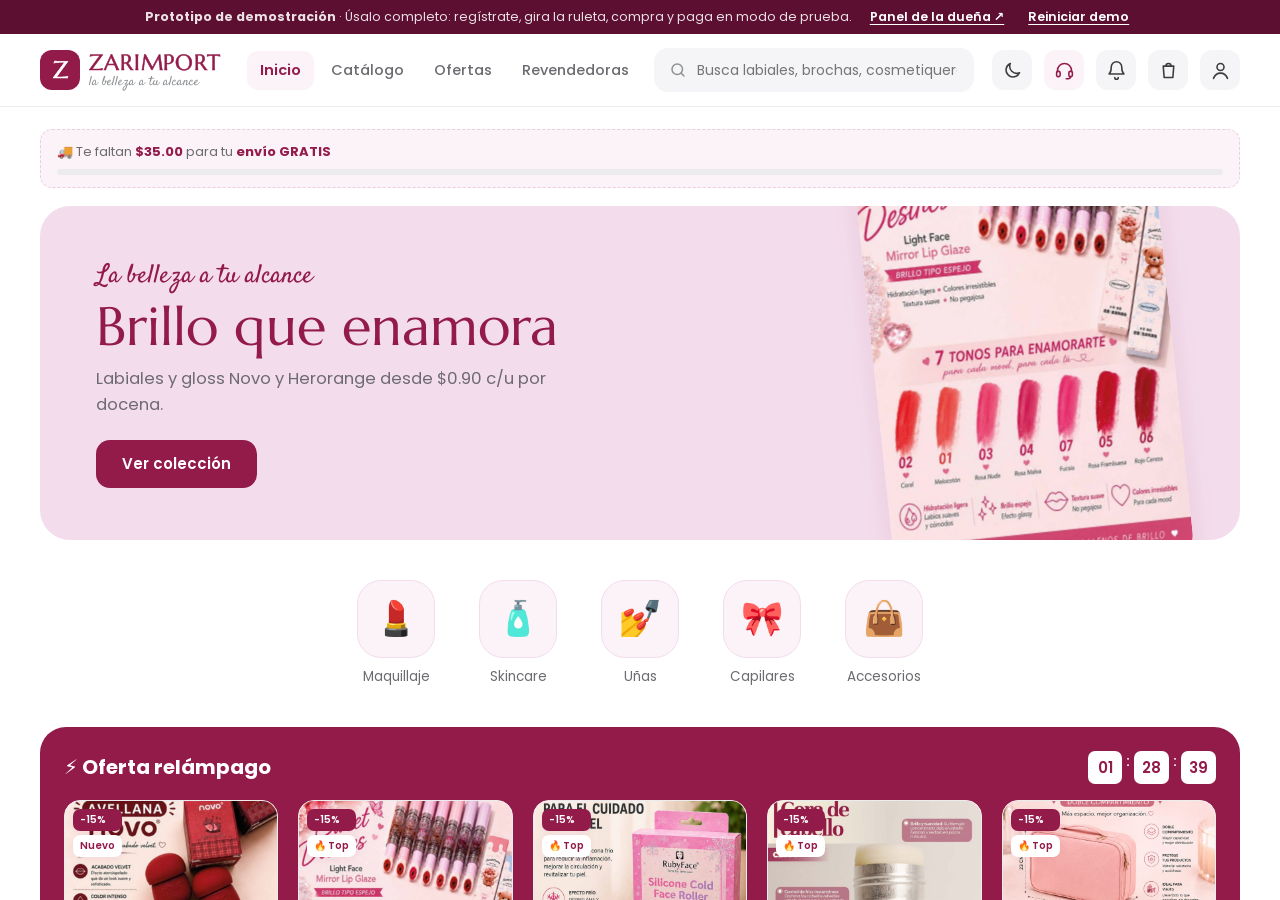
<file: index.html>
<!doctype html>
<html lang="es">
<head>
<meta charset="utf-8">
<meta name="viewport" content="width=device-width,initial-scale=1,viewport-fit=cover">
<meta name="theme-color" content="#931B4A">
<title>Zarimport · La belleza a tu alcance</title>
<script src="js/theme.js"></script>
<link rel="manifest" href="manifest.webmanifest">
<link rel="icon" href="assets/brand/icon.svg" type="image/svg+xml">
<link rel="preconnect" href="https://fonts.googleapis.com">
<link href="https://fonts.googleapis.com/css2?family=Marcellus&family=Poppins:wght@400;500;600;700&family=Satisfy&display=swap" rel="stylesheet">
<link rel="stylesheet" href="css/app.css">
</head>
<body>
<div class="stage">
  <aside class="demo-bar">
    <span><b>Prototipo de demostración</b> · Úsalo completo: regístrate, gira la ruleta, compra y paga en modo de prueba.</span>
    <a href="admin.html" target="_blank">Panel de la dueña ↗</a>
    <button onclick="Store.reset();location.hash='';location.reload()">Reiniciar demo</button>
  </aside>

  <div class="phone" id="phone">
    <header class="topbar" id="topbar">
      <div class="topbar-in">
        <a class="brand" href="#/">
          <span class="mark">Z</span>
          <span class="name">ZARIMPORT<small>la belleza a tu alcance</small></span>
        </a>
        <nav class="desk-nav" aria-label="Principal">
          <a href="#/" data-tab="home">Inicio</a>
          <a href="#/categorias" data-tab="cats">Catálogo</a>
          <a href="#/ofertas" data-tab="deals">Ofertas</a>
          <a href="#/revendedoras">Revendedoras</a>
        </nav>
        <form class="search desk-search" role="search" onsubmit="location.hash='#/buscar/'+encodeURIComponent(this.q.value);return false">
          <svg viewBox="0 0 24 24" fill="none" stroke="currentColor" stroke-width="2" stroke-linecap="round"><circle cx="11" cy="11" r="7"/><path d="m20 20-3.5-3.5"/></svg>
          <input name="q" placeholder="Busca labiales, brochas, cosmetiqueras…" autocomplete="off" aria-label="Buscar productos">
        </form>
        <button class="icon-btn theme-btn" type="button" data-theme-toggle aria-label="Modo oscuro" title="Cambiar entre modo claro y oscuro">
          <svg class="moon" viewBox="0 0 24 24" fill="none" stroke="currentColor" stroke-width="1.8" stroke-linecap="round" stroke-linejoin="round"><path d="M20 14.5A8 8 0 0 1 9.5 4a8 8 0 1 0 10.5 10.5z"/></svg>
          <svg class="sun" viewBox="0 0 24 24" fill="none" stroke="currentColor" stroke-width="1.8" stroke-linecap="round"><circle cx="12" cy="12" r="4"/><path d="M12 2.5v2M12 19.5v2M2.5 12h2M19.5 12h2M5.3 5.3l1.4 1.4M17.3 17.3l1.4 1.4M5.3 18.7l1.4-1.4M17.3 6.7l1.4-1.4"/></svg>
        </button>
        <a class="icon-btn zari-btn" href="#/ayuda" aria-label="Ayuda con Zari" title="Ayuda con Zari">
          <svg viewBox="0 0 24 24" fill="none" stroke="currentColor" stroke-width="1.8" stroke-linecap="round" stroke-linejoin="round"><path d="M4 13v-1a8 8 0 0 1 16 0v1"/><rect x="3" y="13" width="4" height="6" rx="1.5"/><rect x="17" y="13" width="4" height="6" rx="1.5"/><path d="M19 19c0 1.5-2 2.5-5 2.5"/></svg>
        </a>
        <a class="icon-btn" href="#/notificaciones" aria-label="Notificaciones" title="Notificaciones">
          <svg viewBox="0 0 24 24" fill="none" stroke="currentColor" stroke-width="1.8" stroke-linecap="round"><path d="M6 8a6 6 0 1 1 12 0c0 7 3 8 3 8H3s3-1 3-8"/><path d="M10 20a2 2 0 0 0 4 0"/></svg>
          <span class="badge" id="b-notif"></span>
        </a>
        <a class="icon-btn desk-only" href="#/carrito" data-tab="cart" aria-label="Carrito" title="Carrito">
          <svg viewBox="0 0 24 24" fill="none" stroke="currentColor" stroke-width="1.8" stroke-linecap="round" stroke-linejoin="round"><path d="M6 7h12l-1 13H7z"/><path d="M9 7a3 3 0 0 1 6 0"/></svg>
          <span class="badge b-cart"></span>
        </a>
        <a class="icon-btn desk-only" href="#/perfil" data-tab="me" aria-label="Mi cuenta" title="Mi cuenta">
          <svg viewBox="0 0 24 24" fill="none" stroke="currentColor" stroke-width="1.8" stroke-linecap="round"><circle cx="12" cy="8" r="4"/><path d="M4 21c1.5-4 4.5-6 8-6s6.5 2 8 6"/></svg>
        </a>
      </div>
    </header>

    <main class="view" id="view"></main>

    <nav class="tabbar" id="tabbar">
      <a href="#/" data-tab="home"><svg viewBox="0 0 24 24" fill="none" stroke="currentColor" stroke-width="1.8" stroke-linejoin="round"><path d="M3 10.5 12 3l9 7.5V20a1 1 0 0 1-1 1h-5v-6h-6v6H4a1 1 0 0 1-1-1z"/></svg>Inicio</a>
      <a href="#/categorias" data-tab="cats"><svg viewBox="0 0 24 24" fill="none" stroke="currentColor" stroke-width="1.8"><rect x="3" y="3" width="7.5" height="7.5" rx="2"/><rect x="13.5" y="3" width="7.5" height="7.5" rx="2"/><rect x="3" y="13.5" width="7.5" height="7.5" rx="2"/><rect x="13.5" y="13.5" width="7.5" height="7.5" rx="2"/></svg>Catálogo</a>
      <a href="#/ofertas" data-tab="deals"><svg viewBox="0 0 24 24" fill="none" stroke="currentColor" stroke-width="1.8" stroke-linejoin="round"><path d="M13 2 4 14h7l-1 8 9-12h-7z"/></svg>Ofertas</a>
      <a href="#/carrito" data-tab="cart"><svg viewBox="0 0 24 24" fill="none" stroke="currentColor" stroke-width="1.8" stroke-linecap="round" stroke-linejoin="round"><path d="M6 7h12l-1 13H7z"/><path d="M9 7a3 3 0 0 1 6 0"/></svg>Carrito<span class="badge b-cart" id="b-cart"></span></a>
      <a href="#/perfil" data-tab="me"><svg viewBox="0 0 24 24" fill="none" stroke="currentColor" stroke-width="1.8" stroke-linecap="round"><circle cx="12" cy="8" r="4"/><path d="M4 21c1.5-4 4.5-6 8-6s6.5 2 8 6"/></svg>Mi cuenta</a>
    </nav>

    <div class="layer" id="layer"></div>
  </div>
</div>

<script src="js/data.js"></script>
<script src="js/store.js"></script>
<script src="js/app.js"></script>
<script src="js/engage.js"></script>
<script src="js/zari.js"></script>
</body>
</html>
</file>
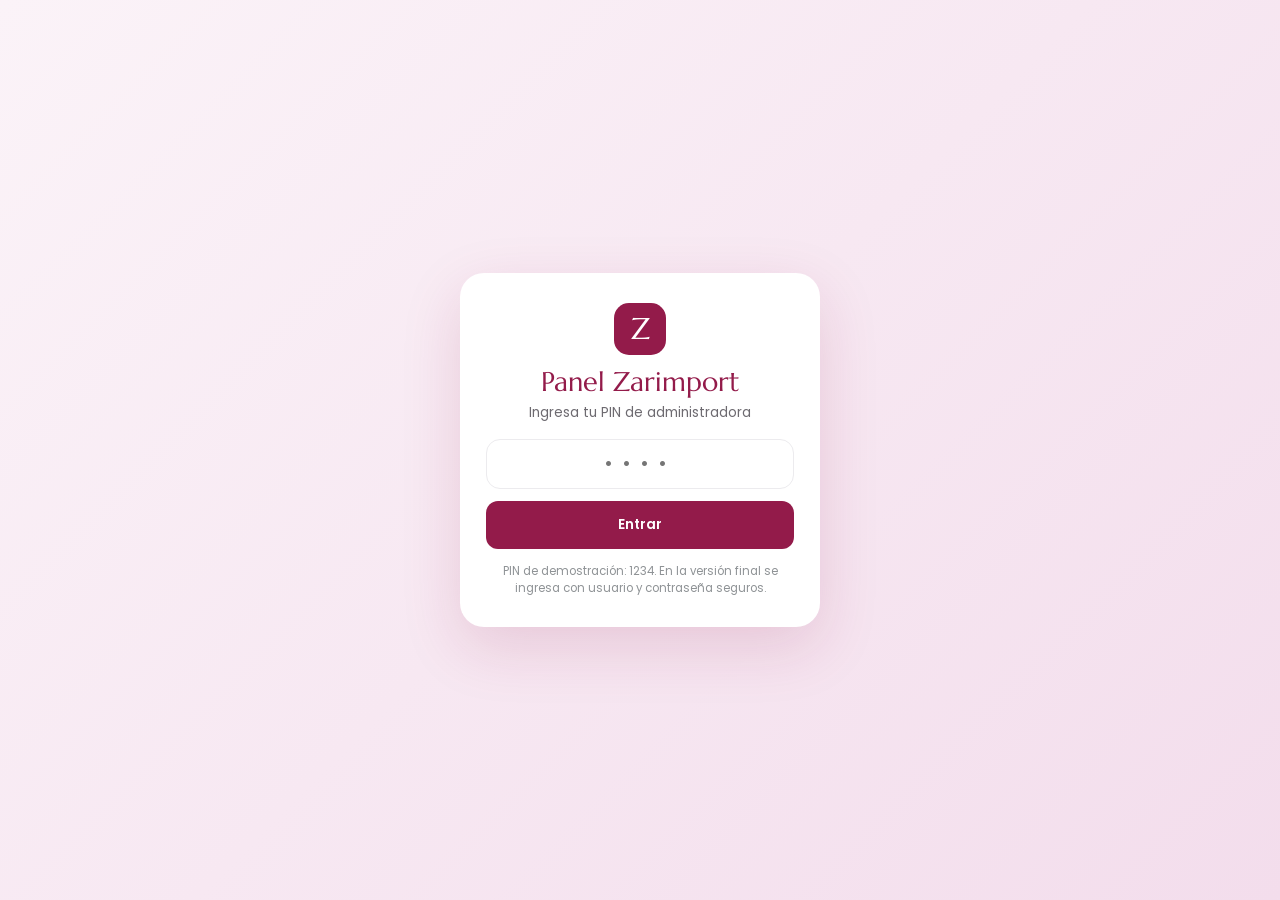
<file: admin.html>
<!doctype html>
<html lang="es">
<head>
<meta charset="utf-8">
<meta name="viewport" content="width=device-width,initial-scale=1">
<meta name="theme-color" content="#931B4A">
<title>Zarimport · Panel</title>
<script src="js/theme.js"></script>
<link rel="icon" href="assets/brand/icon.svg" type="image/svg+xml">
<link rel="preconnect" href="https://fonts.googleapis.com">
<link href="https://fonts.googleapis.com/css2?family=Marcellus&family=Poppins:wght@400;500;600;700&family=Satisfy&display=swap" rel="stylesheet">
<link rel="stylesheet" href="css/admin.css">
</head>
<body>
<div id="gate" class="gate">
  <div class="gate-card">
    <div class="mark">Z</div>
    <h1>Panel Zarimport</h1>
    <p>Ingresa tu PIN de administradora</p>
    <input id="pin" type="password" inputmode="numeric" maxlength="6" placeholder="••••" autocomplete="off">
    <button class="btn block" id="pin-go">Entrar</button>
    <small>PIN de demostración: 1234. En la versión final se ingresa con usuario y contraseña seguros.</small>
  </div>
</div>

<div id="admin" class="admin" hidden>
  <aside class="nav">
    <div class="brand"><span class="mark">Z</span><span>ZARIMPORT<small>Panel de la dueña</small></span></div>
    <nav id="nav">
      <a data-s="resumen" class="on">📊 <span>Resumen</span></a>
      <a data-s="pedidos">🧾 <span>Pedidos</span><b id="n-ped"></b></a>
      <a data-s="productos">💄 <span>Productos</span></a>
      <a data-s="promos">🏷️ <span>Promociones</span></a>
      <a data-s="notifs">🔔 <span>Notificaciones</span></a>
      <a data-s="soporte">💋 <span>Soporte · Zari</span><b id="n-sop"></b></a>
      <a data-s="clientes">👩 <span>Clientes</span></a>
      <a data-s="ajustes">⚙️ <span>Ajustes</span></a>
    </nav>
    <button class="nav-theme" type="button" data-theme-toggle aria-label="Modo oscuro" title="Cambiar entre modo claro y oscuro"><i class="only-light">🌙</i><i class="only-dark">☀️</i><span class="only-light">Modo oscuro</span><span class="only-dark">Modo claro</span></button>
    <a class="to-app" href="index.html" target="_blank">Ver la app ↗</a>
  </aside>
  <main class="main" id="main"></main>
</div>
<div id="drawer" class="drawer"><div class="drawer-in" id="drawer-in"></div></div>
<div id="snack" class="snack"></div>

<script src="js/data.js"></script>
<script src="js/store.js"></script>
<script src="js/admin.js"></script>
</body>
</html>
</file>
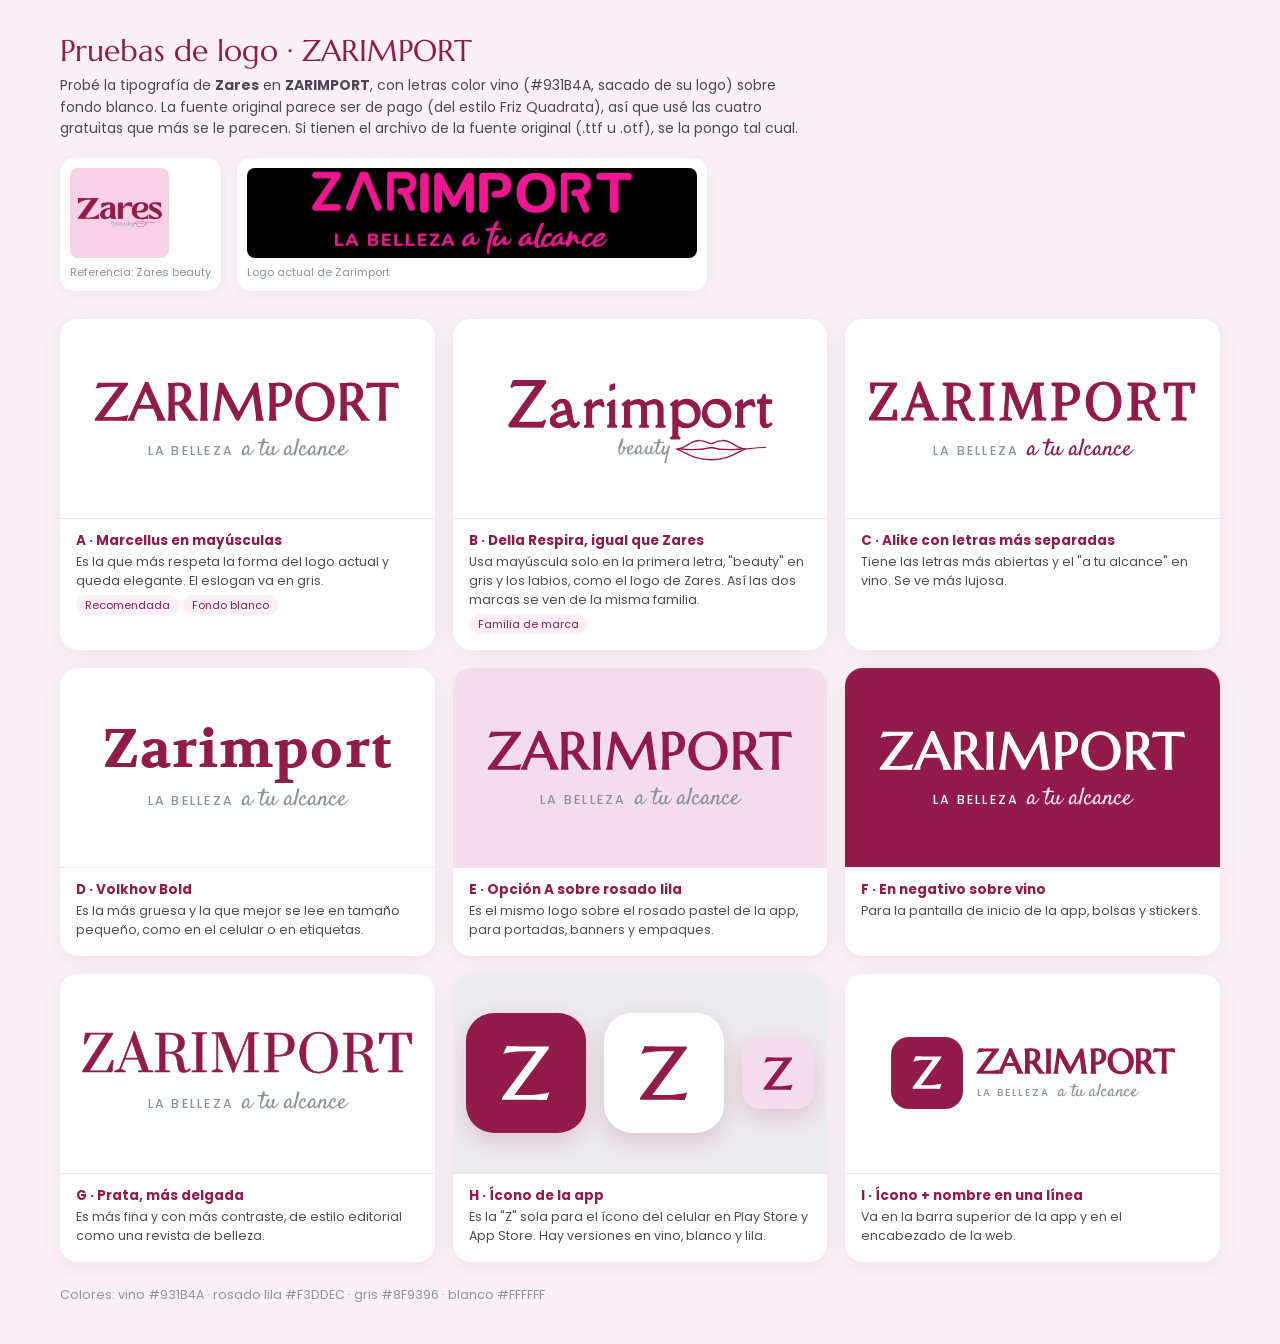
<file: logo-tests.html>
<!doctype html>
<html lang="es">
<head>
<meta charset="utf-8">
<meta name="viewport" content="width=device-width,initial-scale=1">
<title>Zarimport · Pruebas de logo</title>
<link rel="preconnect" href="https://fonts.googleapis.com">
<link href="https://fonts.googleapis.com/css2?family=Marcellus&family=Della+Respira&family=Alike&family=Volkhov:wght@700&family=Prata&family=Satisfy&family=Poppins:wght@400;500;600&display=swap" rel="stylesheet">
<style>
  :root{
    --vino:#931B4A; --vino-dark:#6E1236; --lila:#F3DDEC; --lila-soft:#FAF0F6;
    --gris:#8F9396; --gris-text:#4A4A50; --blanco:#FFFFFF;
  }
  *{box-sizing:border-box}
  body{margin:0;font-family:Poppins,system-ui,sans-serif;background:var(--lila-soft);color:var(--gris-text)}
  header{padding:32px 20px 8px;max-width:1200px;margin:auto}
  h1{font-family:Marcellus,serif;color:var(--vino);font-weight:400;margin:0 0 6px;font-size:30px}
  header p{margin:0;max-width:760px;line-height:1.55;font-size:14px}
  .ref{display:flex;gap:16px;flex-wrap:wrap;margin:18px 0 0}
  .ref figure{margin:0;background:#fff;border-radius:14px;padding:10px;box-shadow:0 2px 10px rgba(147,27,74,.06)}
  .ref img{height:90px;display:block;border-radius:8px}
  .ref figcaption{font-size:11px;color:var(--gris);margin-top:6px}
  main{max-width:1200px;margin:auto;padding:20px;display:grid;grid-template-columns:repeat(auto-fill,minmax(340px,1fr));gap:18px}
  .card{background:#fff;border-radius:18px;overflow:hidden;box-shadow:0 4px 18px rgba(147,27,74,.07)}
  .stage{min-height:200px;display:flex;align-items:center;justify-content:center;padding:28px 18px;background:#fff;border-bottom:1px solid #f1e6ee}
  .stage.lila{background:var(--lila)}
  .stage.vino{background:var(--vino)}
  .stage.gris{background:#ECEBEE}
  .meta{padding:12px 16px 16px;font-size:12.5px;line-height:1.5}
  .meta b{color:var(--vino);font-size:13.5px;display:block;margin-bottom:2px}
  .tag{display:inline-block;background:var(--lila-soft);color:var(--vino);border-radius:20px;padding:2px 9px;font-size:11px;margin:4px 4px 0 0}

  .logo{display:flex;flex-direction:column;align-items:center;color:var(--vino);line-height:1}
  .word{font-size:52px;letter-spacing:.02em}
  .tagline{display:flex;align-items:baseline;gap:8px;margin-top:10px;color:var(--gris)}
  .tagline .caps{font-family:Poppins;font-weight:500;font-size:12.5px;letter-spacing:.18em}
  .tagline .script{font-family:Satisfy,cursive;font-size:24px;color:var(--vino)}
  .tagline.gray .script{color:var(--gris)}
  .f-marcellus{font-family:Marcellus,serif;-webkit-text-stroke:1.6px currentColor}
  .f-della{font-family:'Della Respira',serif;-webkit-text-stroke:1.4px currentColor}
  .f-alike{font-family:Alike,serif;-webkit-text-stroke:1.2px currentColor}
  .f-volkhov{font-family:Volkhov,serif;font-weight:700}
  .f-prata{font-family:Prata,serif;-webkit-text-stroke:.6px currentColor}
  .sub{display:flex;align-items:center;gap:4px;margin-top:2px;align-self:flex-end;margin-right:6px}
  .sub span{font-family:Satisfy,cursive;color:var(--gris);font-size:22px}
  .lips{width:92px;height:26px}
  .icon{width:120px;height:120px;border-radius:28px;display:flex;align-items:center;justify-content:center;font-size:74px;box-shadow:0 8px 22px rgba(147,27,74,.18)}
  .icons{display:flex;gap:18px;align-items:center}
  .icon.small{width:72px;height:72px;border-radius:18px;font-size:44px}
  .onvino .logo,.onvino .tagline .caps{color:#fff}
  .onvino .tagline .script{color:var(--lila)}
  main{grid-template-columns:repeat(auto-fill,minmax(min(340px,100%),1fr))}
  .ref img{max-width:100%;height:auto;max-height:90px}
  body{overflow-x:hidden}
  @media (max-width:480px){.stage>*{zoom:.72}main{padding:16px}header{padding:24px 16px 4px}}
  footer{max-width:1200px;margin:auto;padding:4px 20px 40px;font-size:12.5px;color:var(--gris)}
</style>
</head>
<body>
<header>
  <h1>Pruebas de logo · ZARIMPORT</h1>
  <p>Probé la tipografía de <b>Zares</b> en <b>ZARIMPORT</b>, con letras color vino (#931B4A, sacado de su logo) sobre fondo blanco. La fuente original parece ser de pago (del estilo Friz Quadrata), así que usé las cuatro gratuitas que más se le parecen. Si tienen el archivo de la fuente original (.ttf u .otf), se la pongo tal cual.</p>
  <div class="ref">
    <figure><img src="assets/brand/zares-original.jpg" alt="Logo Zares original"><figcaption>Referencia: Zares beauty</figcaption></figure>
    <figure><img src="assets/brand/zarimport-original.jpg" alt="Logo Zarimport original"><figcaption>Logo actual de Zarimport</figcaption></figure>
  </div>
</header>

<svg width="0" height="0" style="position:absolute">
  <symbol id="lips" viewBox="0 0 120 34">
    <path d="M2 17 C14 17 20 5 33 6 C40 6 43 10 47 10 C51 10 54 6 61 6 C74 5 80 17 92 17 C80 21 72 31 47 31 C22 31 14 21 2 17 Z M8 17 C25 19 35 18 47 15 C59 18 69 19 86 17" fill="none" stroke="currentColor" stroke-width="1.8" stroke-linejoin="round" stroke-linecap="round"/>
    <path d="M92 17 C102 16 110 15 118 15" fill="none" stroke="currentColor" stroke-width="1.6" stroke-linecap="round"/>
  </symbol>
</svg>

<main>
  <!-- A -->
  <div class="card"><div class="stage">
    <div class="logo"><div class="word f-marcellus">ZARIMPORT</div>
      <div class="tagline gray"><span class="caps">LA BELLEZA</span><span class="script">a tu alcance</span></div></div>
  </div><div class="meta"><b>A · Marcellus en mayúsculas</b>Es la que más respeta la forma del logo actual y queda elegante. El eslogan va en gris.<br><span class="tag">Recomendada</span><span class="tag">Fondo blanco</span></div></div>

  <!-- B -->
  <div class="card"><div class="stage">
    <div class="logo"><div class="word f-della" style="font-size:58px">Zarimport</div>
      <div class="sub"><span>beauty</span><svg class="lips" style="color:var(--vino)"><use href="#lips"/></svg></div></div>
  </div><div class="meta"><b>B · Della Respira, igual que Zares</b>Usa mayúscula solo en la primera letra, "beauty" en gris y los labios, como el logo de Zares. Así las dos marcas se ven de la misma familia.<br><span class="tag">Familia de marca</span></div></div>

  <!-- C -->
  <div class="card"><div class="stage">
    <div class="logo"><div class="word f-alike" style="letter-spacing:.06em">ZARIMPORT</div>
      <div class="tagline"><span class="caps">LA BELLEZA</span><span class="script">a tu alcance</span></div></div>
  </div><div class="meta"><b>C · Alike con letras más separadas</b>Tiene las letras más abiertas y el "a tu alcance" en vino. Se ve más lujosa.</div></div>

  <!-- D -->
  <div class="card"><div class="stage">
    <div class="logo"><div class="word f-volkhov" style="font-size:54px">Zarimport</div>
      <div class="tagline gray"><span class="caps">LA BELLEZA</span><span class="script">a tu alcance</span></div></div>
  </div><div class="meta"><b>D · Volkhov Bold</b>Es la más gruesa y la que mejor se lee en tamaño pequeño, como en el celular o en etiquetas.</div></div>

  <!-- E -->
  <div class="card"><div class="stage lila">
    <div class="logo"><div class="word f-marcellus">ZARIMPORT</div>
      <div class="tagline gray"><span class="caps">LA BELLEZA</span><span class="script">a tu alcance</span></div></div>
  </div><div class="meta"><b>E · Opción A sobre rosado lila</b>Es el mismo logo sobre el rosado pastel de la app, para portadas, banners y empaques.</div></div>

  <!-- F -->
  <div class="card"><div class="stage vino onvino">
    <div class="logo"><div class="word f-marcellus">ZARIMPORT</div>
      <div class="tagline"><span class="caps">LA BELLEZA</span><span class="script">a tu alcance</span></div></div>
  </div><div class="meta"><b>F · En negativo sobre vino</b>Para la pantalla de inicio de la app, bolsas y stickers.</div></div>

  <!-- G -->
  <div class="card"><div class="stage">
    <div class="logo"><div class="word f-prata" style="font-size:50px">ZARIMPORT</div>
      <div class="tagline gray"><span class="caps">LA BELLEZA</span><span class="script">a tu alcance</span></div></div>
  </div><div class="meta"><b>G · Prata, más delgada</b>Es más fina y con más contraste, de estilo editorial como una revista de belleza.</div></div>

  <!-- H -->
  <div class="card"><div class="stage gris">
    <div class="icons">
      <div class="icon f-marcellus" style="background:var(--vino);color:#fff">Z</div>
      <div class="icon f-marcellus" style="background:#fff;color:var(--vino)">Z</div>
      <div class="icon small f-marcellus" style="background:var(--lila);color:var(--vino)">Z</div>
    </div>
  </div><div class="meta"><b>H · Ícono de la app</b>Es la "Z" sola para el ícono del celular en Play Store y App Store. Hay versiones en vino, blanco y lila.</div></div>

  <!-- I -->
  <div class="card"><div class="stage">
    <div class="logo" style="flex-direction:row;gap:14px;align-items:center">
      <div class="icon small f-marcellus" style="background:var(--vino);color:#fff;box-shadow:none">Z</div>
      <div style="display:flex;flex-direction:column;align-items:flex-start">
        <div class="word f-marcellus" style="font-size:34px">ZARIMPORT</div>
        <div class="tagline gray" style="margin-top:4px"><span class="caps" style="font-size:10px">LA BELLEZA</span><span class="script" style="font-size:18px">a tu alcance</span></div>
      </div>
    </div>
  </div><div class="meta"><b>I · Ícono + nombre en una línea</b>Va en la barra superior de la app y en el encabezado de la web.</div></div>
</main>
<footer>Colores: vino #931B4A · rosado lila #F3DDEC · gris #8F9396 · blanco #FFFFFF</footer>
</body>
</html>
</file>
<file: css/app.css>
:root{
  --vino:#931B4A; --vino-700:#7A1640; --vino-900:#5C0F30;
  --lila:#F3DDEC; --lila-200:#EBCDE2; --lila-50:#FBF3F8;
  --gris:#8F9396; --gris-200:#ECEBEE; --gris-100:#F5F4F6; --texto:#3E3B40; --texto-2:#6D6A70;
  --blanco:#fff; --ok:#2E8B6A; --warn:#C27A12;
  /* --vino es el color de acento para textos y bordes; --marca es el relleno de botones y franjas (lleva texto blanco) */
  --marca:#931B4A; --marca-700:#7A1640; --marca-2:#B3366A; --marca-3:#C25A85;
  --card:#fff; --vidrio:rgba(255,255,255,.94); --velo:rgba(62,20,40,.42);
  --alerta:#B4234F; --aviso-bg:#FFF4E5; --aviso-tx:#8A5300; --ok-bg:#E8F6F0; --warn-bg:#FFF2DC;
  --snack-bg:#3E3B40; --snack-tx:#fff;
  --sh-pop:0 10px 30px rgba(92,15,48,.18);
  --r:16px; --r-sm:10px;
  --sh:0 6px 24px rgba(147,27,74,.10); --sh-sm:0 2px 10px rgba(147,27,74,.08);
  --serif:'Marcellus',Georgia,serif; --sans:'Poppins',system-ui,-apple-system,Segoe UI,sans-serif; --script:'Satisfy',cursive;
  color-scheme:light;
}
/* ---------- Modo oscuro: mismos nombres, otros valores (ver js/theme.js) ---------- */
:root[data-theme="dark"]{
  color-scheme:dark;
  --vino:#F29BBD;
  --lila:#3D2231; --lila-200:#57344A; --lila-50:#2B1A23;
  --gris:#9C949A; --gris-200:#3A3036; --gris-100:#261E23; --texto:#F3ECEF; --texto-2:#C3B8BE;
  --blanco:#151013; --ok:#5FD0A6; --warn:#F0B45A;
  --marca:#A4235A; --marca-700:#BA2D69; --marca-2:#C4487B; --marca-3:#D06A94;
  --card:#1F181C; --vidrio:rgba(26,19,23,.86); --velo:rgba(0,0,0,.64);
  --alerta:#FF8BAE; --aviso-bg:#3A2A12; --aviso-tx:#F2C27A; --ok-bg:#12352A; --warn-bg:#3A2A12;
  --snack-bg:#F3ECEF; --snack-tx:#1F181C;
  --sh:0 0 0 1px rgba(255,255,255,.07),0 8px 26px rgba(0,0,0,.45); --sh-sm:0 0 0 1px rgba(255,255,255,.07),0 2px 10px rgba(0,0,0,.35);
  --sh-pop:0 0 0 1px rgba(255,255,255,.09),0 14px 36px rgba(0,0,0,.6);
}
*{box-sizing:border-box;-webkit-tap-highlight-color:transparent}
html,body{margin:0;height:100%}
body{font-family:var(--sans);color:var(--texto);background:var(--lila-50);font-size:14px}
button{font:inherit;cursor:pointer;border:0;background:none;color:inherit}
input,select,textarea{font:inherit;color:inherit}
img{display:block;max-width:100%}
a{color:inherit;text-decoration:none}

/* ---------- Marco: la app ocupa toda la pantalla; el diseño de escritorio está al final ---------- */
.stage{height:100dvh;display:flex;flex-direction:column}
.phone{position:relative;flex:1;min-height:0;width:100%;max-width:430px;margin:0 auto;background:var(--blanco);overflow:hidden;display:flex;flex-direction:column}
.demo-bar,.desk-nav,.desk-search,.desk-only,.site-foot{display:none}
.topbar-in,.page{display:contents}

/* ---------- Estructura ---------- */
.topbar{flex:none;display:flex;align-items:center;gap:10px;padding:12px 16px 10px;background:var(--blanco);z-index:5}
.brand{display:flex;align-items:center;gap:9px;flex:1;min-width:0}
.brand .mark{width:34px;height:34px;border-radius:10px;background:var(--marca);color:#fff;font-family:var(--serif);font-size:21px;display:grid;place-items:center;-webkit-text-stroke:.6px #fff}
.brand .name{font-family:var(--serif);color:var(--vino);font-size:19px;letter-spacing:.04em;-webkit-text-stroke:.5px var(--vino);line-height:1}
.brand .name small{display:block;font-family:var(--script);-webkit-text-stroke:0;color:var(--gris);font-size:13px;letter-spacing:0;margin-top:2px}
.icon-btn{position:relative;width:40px;height:40px;border-radius:12px;display:grid;place-items:center;background:var(--gris-100);color:var(--texto)}
.icon-btn svg{width:21px;height:21px}
.badge{position:absolute;top:-3px;right:-3px;min-width:18px;height:18px;padding:0 5px;border-radius:9px;background:var(--marca);color:#fff;font-size:10.5px;font-weight:600;display:grid;place-items:center;border:2px solid var(--blanco)}
.badge:empty,.badge[data-n="0"]{display:none}

.view{flex:1;overflow-y:auto;overflow-x:hidden;padding-bottom:24px;scroll-behavior:smooth}
.view::-webkit-scrollbar{width:0}

.tabbar{flex:none;display:grid;grid-template-columns:repeat(5,1fr);background:var(--blanco);border-top:1px solid var(--gris-200);padding:6px 6px calc(6px + env(safe-area-inset-bottom))}
.tabbar a{display:flex;flex-direction:column;align-items:center;gap:2px;font-size:10.5px;color:var(--gris);padding:4px 0;position:relative}
.tabbar a svg{width:23px;height:23px}
.tabbar a.on{color:var(--vino);font-weight:600}
.tabbar .badge{top:0;right:calc(50% - 22px)}

/* ---------- Elementos ---------- */
.btn{display:inline-flex;align-items:center;justify-content:center;gap:8px;height:46px;padding:0 20px;border-radius:14px;background:var(--marca);color:#fff;font-weight:600;font-size:14.5px;transition:transform .12s,background .2s}
.btn:active{transform:scale(.97)}
.btn.block{width:100%}
.btn.soft{background:var(--lila);color:var(--vino)}
.btn.ghost{background:transparent;color:var(--vino);border:1.5px solid var(--lila-200)}
.btn.sm{height:36px;padding:0 14px;font-size:13px;border-radius:11px}
.btn[disabled]{opacity:.45;pointer-events:none}
.chip{display:inline-flex;align-items:center;gap:6px;height:32px;padding:0 13px;border-radius:16px;background:var(--gris-100);color:var(--texto-2);font-size:12.5px;white-space:nowrap}
.chip.on{background:var(--marca);color:#fff}
.section{padding:0 16px;margin-top:22px}
.sec-h{display:flex;align-items:baseline;justify-content:space-between;margin-bottom:12px}
.sec-h h3{margin:0;font-family:var(--serif);font-weight:400;font-size:20px;color:var(--vino)}
.sec-h a{font-size:12.5px;color:var(--gris)}
.muted{color:var(--texto-2)}
.tiny{font-size:11.5px}
.hscroll{display:flex;gap:12px;overflow-x:auto;padding:0 16px;margin:0 -16px;scroll-snap-type:x mandatory}
.hscroll::-webkit-scrollbar{display:none}
.hscroll>*{scroll-snap-align:start}

.search{display:flex;align-items:center;gap:8px;margin:0 16px;height:44px;border-radius:14px;background:var(--gris-100);padding:0 14px;color:var(--gris)}
.search input{flex:1;min-width:0;border:0;background:transparent;outline:none;font-size:14px;color:var(--texto)}
.search svg{width:18px;height:18px;flex:none}
.search .btn{flex:none;margin-right:-6px}

/* Barra de envío gratis */
.ship-bar{margin:12px 16px 0;padding:10px 12px;border-radius:12px;background:var(--lila-50);font-size:12px;color:var(--texto-2);border:1px dashed var(--lila-200)}
.ship-bar b{color:var(--vino)}
.prog{height:6px;background:var(--gris-200);border-radius:4px;margin-top:7px;overflow:hidden}
.prog i{display:block;height:100%;background:linear-gradient(90deg,var(--marca-3),var(--marca));border-radius:4px;transition:width .4s}

/* Hero */
.hero{margin:14px 16px 0;border-radius:22px;background:var(--lila);padding:20px 18px;position:relative;overflow:hidden;min-height:150px}
.hero>*{position:relative;z-index:1}
.hero>img{z-index:0}
.hero h2{font-family:var(--serif);font-weight:400;color:var(--vino);font-size:24px;line-height:1.1;margin:0 0 4px;max-width:54%}
.hero p{margin:0 0 12px;max-width:54%;font-size:12.5px;color:var(--texto-2)}
.hero img{position:absolute;right:-10px;bottom:-12px;width:46%;border-radius:18px;transform:rotate(-6deg);box-shadow:var(--sh)}
.hero .script{font-family:var(--script);color:var(--vino);font-size:18px}

/* Flash */
.flash{margin:18px 16px 0;border-radius:20px;background:var(--marca);color:#fff;padding:14px 14px 16px}
.flash-h{display:flex;align-items:center;justify-content:space-between;margin-bottom:12px}
.flash-h b{font-size:16px}
.timer{display:flex;gap:4px;font-variant-numeric:tabular-nums;font-weight:600}
.timer span{background:var(--card);color:var(--vino);border-radius:7px;padding:3px 6px;font-size:13px;min-width:28px;text-align:center}
.flash .pcard{background:var(--card);color:var(--texto)}

/* Categorías */
.cats{display:grid;grid-template-columns:repeat(5,1fr);gap:8px}
.cat{display:flex;flex-direction:column;align-items:center;gap:6px;font-size:11.5px;color:var(--texto-2);text-align:center}
.cat i{width:56px;height:56px;border-radius:18px;background:var(--lila-50);display:grid;place-items:center;font-size:25px;font-style:normal;border:1px solid var(--lila)}

/* Tarjeta de producto */
.grid{display:grid;grid-template-columns:1fr 1fr;gap:12px}
.pcard{position:relative;background:var(--card);border-radius:var(--r);overflow:hidden;box-shadow:var(--sh-sm);display:flex;flex-direction:column}
.hscroll .pcard{flex:0 0 142px}
.pcard .ph{aspect-ratio:1/1;background:var(--lila-50);overflow:hidden}
.pcard .ph img{width:100%;height:100%;object-fit:cover;object-position:50% 40%}
.pcard .info{padding:9px 10px 11px;display:flex;flex-direction:column;gap:3px;flex:1}
.pcard .nm{font-size:12.5px;line-height:1.3;display:-webkit-box;-webkit-line-clamp:2;-webkit-box-orient:vertical;overflow:hidden;min-height:32px}
.pcard .br{font-size:10.5px;color:var(--gris);text-transform:uppercase;letter-spacing:.06em}
.price{display:flex;align-items:baseline;gap:6px;flex-wrap:wrap}
.price b{color:var(--vino);font-size:16px}
.price s{color:var(--gris);font-size:11.5px}
.tier{font-size:10.5px;color:var(--texto-2);background:var(--lila-50);border-radius:6px;padding:2px 6px;align-self:flex-start}
.sold{font-size:10.5px;color:var(--gris)}
.ptag{position:absolute;top:8px;left:8px;display:flex;flex-direction:column;gap:4px}
.ptag span{font-size:10px;font-weight:600;padding:3px 7px;border-radius:7px;background:var(--card);color:var(--vino);box-shadow:var(--sh-sm)}
.ptag span.hot{background:var(--marca);color:#fff}
.add-mini{position:absolute;right:8px;bottom:8px;width:32px;height:32px;border-radius:10px;background:var(--marca);color:#fff;display:grid;place-items:center;font-size:20px;line-height:1}
.low{color:var(--alerta);font-size:10.5px;font-weight:600}

/* Detalle */
.pd-img{position:relative;background:var(--lila-50)}
.pd-img img{width:100%;max-height:360px;object-fit:contain}
.pd-track{display:flex;overflow-x:auto;scroll-snap-type:x mandatory;scrollbar-width:none}
.pd-track::-webkit-scrollbar{display:none}
.pd-slide{position:relative;flex:0 0 100%;scroll-snap-align:center;display:flex;align-items:center;justify-content:center;height:360px;background:var(--lila-50)}
.pd-slide img{height:100%;width:100%}
.pd-vid video{height:100%;width:auto;max-width:100%;aspect-ratio:1/1;object-fit:cover;background:#000}
.pd-hint{position:absolute;right:12px;bottom:12px;background:var(--marca);color:#fff;font-size:11.5px;font-weight:600;padding:6px 11px;border-radius:14px;box-shadow:var(--sh);animation:nudgeR 1.8s ease-in-out infinite}
@keyframes nudgeR{50%{transform:translateX(-5px)}}
.pd-ai{position:absolute;left:62px;right:10px;top:14px;width:max-content;max-width:calc(100% - 72px);background:var(--vidrio);color:var(--vino);font-size:10.5px;font-weight:600;line-height:1.35;padding:4px 9px;border-radius:10px;margin-left:auto}
.pd-sound{position:absolute;right:10px;bottom:10px;width:36px;height:36px;border-radius:50%;background:var(--vidrio);font-size:16px}
.pd-dots{position:absolute;left:50%;bottom:10px;transform:translateX(-50%);display:flex;gap:6px;align-items:center}
.pd-dots button{width:8px;height:8px;border-radius:4px;background:#ffffffb0;box-shadow:0 0 0 1px rgba(147,27,74,.25);transition:width .2s;font-size:0;color:transparent}
.pd-dots button.on{width:22px;background:var(--marca)}
.pd-back{position:absolute;top:12px;left:12px;background:var(--vidrio)}
.pd-body{padding:16px}
.pd-body h1{font-family:var(--serif);font-weight:400;color:var(--texto);font-size:23px;margin:4px 0 6px;line-height:1.2}
.live{display:inline-flex;align-items:center;gap:6px;font-size:12px;color:var(--vino);background:var(--lila-50);padding:5px 10px;border-radius:20px}
.live i{width:7px;height:7px;border-radius:50%;background:#E0457B;animation:pulse 1.4s infinite}
@keyframes pulse{50%{opacity:.25}}
.tiers{display:grid;grid-template-columns:repeat(3,1fr);gap:8px;margin:14px 0}
.tiers div{border:1.5px solid var(--gris-200);border-radius:12px;padding:9px 6px;text-align:center;transition:.2s}
.tiers div.on{border-color:var(--vino);background:var(--lila-50)}
.tiers small{display:block;font-size:10.5px;color:var(--texto-2)}
.tiers b{color:var(--vino);font-size:16px}
.tones{display:flex;gap:8px;flex-wrap:wrap;margin:8px 0 4px}
.tones button{height:34px;padding:0 12px;border-radius:17px;border:1.5px solid var(--gris-200);font-size:12px;background:var(--card)}
.tones button.on{border-color:var(--vino);color:var(--vino);background:var(--lila-50);font-weight:600}
.qty{display:inline-flex;align-items:center;border:1.5px solid var(--gris-200);border-radius:12px;height:44px}
.qty button{width:40px;height:100%;font-size:20px;color:var(--vino)}
.qty span{min-width:34px;text-align:center;font-weight:600}
.buybar{position:sticky;bottom:0;background:var(--blanco);border-top:1px solid var(--gris-200);padding:10px 16px;display:flex;gap:10px;align-items:center;z-index:3}
.promo-line{background:var(--aviso-bg);color:var(--aviso-tx);border-radius:10px;padding:8px 10px;font-size:12px;margin-top:8px}
.nudge{background:var(--lila-50);border-radius:12px;padding:10px 12px;font-size:12.5px;color:var(--texto-2);margin-top:10px}
.nudge b{color:var(--vino)}

/* Carrito */
.line{display:flex;gap:12px;padding:12px 0;border-bottom:1px solid var(--gris-200)}
.line img{width:74px;height:74px;border-radius:12px;object-fit:cover;object-position:50% 40%;background:var(--lila-50)}
.line .l-info{flex:1;min-width:0}
.line .l-nm{font-size:13px;line-height:1.3}
.line .qty{height:34px;margin-top:6px}
.line .qty button{width:32px;font-size:17px}
.summary{background:var(--gris-100);border-radius:var(--r);padding:14px;margin-top:14px}
.summary .row{display:flex;justify-content:space-between;padding:4px 0;font-size:13.5px}
.summary .row.total{font-size:17px;font-weight:700;color:var(--vino);border-top:1px solid var(--gris-200);margin-top:6px;padding-top:10px}
.empty{text-align:center;padding:50px 30px;color:var(--texto-2)}
.empty .big{font-size:52px}

/* Formularios */
.field{display:flex;flex-direction:column;gap:5px;margin-bottom:12px}
.field label{font-size:12px;color:var(--texto-2);font-weight:500}
.field input,.field select,.field textarea{height:46px;border:1.5px solid var(--gris-200);border-radius:12px;padding:0 13px;background:var(--card);outline:none;transition:border .2s}
.field textarea{height:72px;padding:10px 13px;resize:none}
.field input:focus,.field select:focus,.field textarea:focus{border-color:var(--vino)}
.row2{display:grid;grid-template-columns:minmax(0,1fr) minmax(0,1fr);gap:10px}
.field input,.field select,.field textarea{width:100%;min-width:0}
.pw{position:relative}
.pw input{padding-right:48px}
.pw-eye{position:absolute;right:4px;top:50%;transform:translateY(-50%);width:40px;height:40px;border-radius:10px;display:grid;place-items:center;color:var(--gris)}
.pw-eye:hover,.pw-eye[aria-pressed="true"]{color:var(--vino)}
.pw-eye svg{width:20px;height:20px}
.opt{display:flex;gap:12px;align-items:center;border:1.5px solid var(--gris-200);border-radius:14px;padding:12px;margin-bottom:10px;cursor:pointer;background:var(--card);transition:.2s}
.opt.on{border-color:var(--vino);background:var(--lila-50)}
.opt .ic{width:40px;height:40px;border-radius:12px;background:var(--lila);display:grid;place-items:center;font-size:19px;flex:none}
.opt .t{flex:1}
.opt .t b{display:block;font-size:13.5px}
.opt .t small{color:var(--texto-2);font-size:11.5px}
.opt .rt{font-weight:600;color:var(--vino);font-size:13px}
.steps{display:flex;gap:6px;margin:4px 0 16px}
.steps i{flex:1;height:4px;border-radius:3px;background:var(--gris-200)}
.steps i.on{background:var(--vino)}
.page-h{display:flex;align-items:center;gap:10px;padding:4px 16px 8px}
.page-h h2{margin:0;font-family:var(--serif);font-weight:400;color:var(--vino);font-size:22px}
.pad{padding:0 16px}

/* Auth */
.auth{padding:26px 22px}
.auth .logo-big{text-align:center;margin:8px 0 22px}
.auth .logo-big .w{font-family:var(--serif);color:var(--vino);font-size:36px;letter-spacing:.04em;-webkit-text-stroke:1px var(--vino)}
.auth .logo-big .t{color:var(--gris);font-size:11px;letter-spacing:.18em}
.auth .logo-big .t em{font-family:var(--script);font-style:normal;letter-spacing:0;font-size:18px;color:var(--vino)}
.seg{display:grid;grid-template-columns:1fr 1fr;background:var(--gris-100);border-radius:14px;padding:4px;margin-bottom:14px}
.seg button{height:40px;border-radius:11px;font-size:13px;color:var(--texto-2)}
.seg button.on{background:var(--card);color:var(--vino);font-weight:600;box-shadow:var(--sh-sm)}
.gift-note{background:var(--lila-50);border:1px dashed var(--lila-200);border-radius:12px;padding:10px 12px;font-size:12.5px;color:var(--vino);margin-bottom:16px;text-align:center}

/* Perfil */
.pcard-user{margin:6px 16px 0;background:linear-gradient(135deg,var(--marca),var(--marca-2));color:#fff;border-radius:22px;padding:18px}
.pcard-user h3{margin:0;font-family:var(--serif);font-weight:400;font-size:22px}
.lvl{display:inline-block;background:#ffffff26;border-radius:20px;padding:3px 10px;font-size:11.5px;margin-top:6px}
.pts{display:flex;justify-content:space-between;align-items:flex-end;margin-top:14px}
.pts b{font-size:28px}
.pcard-user .prog{background:#ffffff33}
.pcard-user .prog i{background:#FFFFFF}
.menu a,.menu button{display:flex;align-items:center;gap:12px;width:100%;padding:14px 0;border-bottom:1px solid var(--gris-200);font-size:14px;text-align:left}
.menu .ic{width:36px;height:36px;border-radius:11px;background:var(--lila-50);display:grid;place-items:center}
.menu .ar{margin-left:auto;color:var(--gris)}
.checkin{display:grid;grid-template-columns:repeat(7,1fr);gap:6px;margin-top:10px}
.checkin div{border-radius:10px;background:var(--gris-100);text-align:center;padding:7px 0;font-size:10.5px;color:var(--texto-2)}
.checkin div b{display:block;font-size:13px;color:var(--vino)}
.checkin div.done{background:var(--marca);color:#fff}
.checkin div.done b{color:#fff}
.checkin div.today{outline:2px solid var(--vino)}

/* Pedidos */
.order{border:1px solid var(--gris-200);border-radius:var(--r);padding:12px;margin-bottom:12px}
.order .oh{display:flex;justify-content:space-between;font-size:12.5px}
.status{font-size:11px;font-weight:600;padding:3px 9px;border-radius:12px;background:var(--lila);color:var(--vino);text-transform:capitalize}
.track{display:flex;justify-content:space-between;margin-top:12px;position:relative}
.track::before{content:'';position:absolute;top:7px;left:8px;right:8px;height:2px;background:var(--gris-200)}
.track div{position:relative;display:flex;flex-direction:column;align-items:center;gap:4px;font-size:10px;color:var(--gris);width:25%}
.track div i{width:16px;height:16px;border-radius:50%;background:var(--gris-200);border:3px solid var(--blanco)}
.track div.on{color:var(--vino);font-weight:600}
.track div.on i{background:var(--vino)}

/* Notificaciones in-app */
.notif{display:flex;gap:12px;padding:12px 0;border-bottom:1px solid var(--gris-200)}
.notif .ic{width:42px;height:42px;border-radius:13px;background:var(--lila);display:grid;place-items:center;font-size:19px;flex:none}
.notif.unread .t b::after{content:'';display:inline-block;width:7px;height:7px;border-radius:50%;background:var(--vino);margin-left:6px;vertical-align:middle}

/* ---------- Capa de pop-ups ---------- */
.layer{position:absolute;inset:0;pointer-events:none;z-index:50}
.toast{position:absolute;left:12px;right:12px;top:66px;background:var(--card);border-radius:16px;box-shadow:var(--sh-pop);padding:10px 12px;display:flex;gap:10px;align-items:center;pointer-events:auto;transform:translateY(-140%);opacity:0;transition:transform .45s cubic-bezier(.2,.9,.3,1.2),opacity .3s}
.toast.show{transform:none;opacity:1}
.toast img{width:44px;height:44px;border-radius:11px;object-fit:cover}
.toast .tx{flex:1;font-size:12.5px;line-height:1.35}
.toast .tx small{color:var(--gris);font-size:11px}
.toast .x{color:var(--gris);font-size:18px;padding:4px}
.push{position:absolute;left:10px;right:10px;top:10px;background:var(--vidrio);backdrop-filter:blur(10px);border-radius:18px;box-shadow:var(--sh-pop);padding:11px 13px;pointer-events:auto;transform:translateY(-150%);transition:transform .5s cubic-bezier(.2,.9,.3,1.15);display:flex;gap:10px}
.push.show{transform:none}
.push .ap{width:36px;height:36px;border-radius:9px;background:var(--marca);color:#fff;font-family:var(--serif);display:grid;place-items:center;font-size:20px;flex:none}
.push .tx{flex:1;font-size:12.5px;line-height:1.35}
.push .tx .hd{display:flex;justify-content:space-between;color:var(--gris);font-size:11px}
.scrim{position:absolute;inset:0;background:var(--velo);opacity:0;transition:opacity .25s;pointer-events:auto;display:flex;align-items:center;justify-content:center;padding:22px}
.scrim.show{opacity:1}
.scrim.sheet{align-items:flex-end;padding:0}
.modal{position:relative;width:100%;background:var(--card);border-radius:26px;padding:24px 20px 20px;text-align:center;transform:scale(.85);transition:transform .35s cubic-bezier(.2,.9,.3,1.3);max-height:92%;overflow:auto}
.scrim.show .modal{transform:none}
.scrim.sheet .modal{border-radius:26px 26px 0 0;transform:translateY(100%)}
.scrim.sheet.show .modal{transform:none}
.modal .close{position:absolute;top:10px;right:12px;width:32px;height:32px;border-radius:50%;background:var(--gris-100);color:var(--texto-2);font-size:18px}
.modal h3{font-family:var(--serif);font-weight:400;color:var(--vino);font-size:24px;margin:6px 0 6px;line-height:1.15}
.modal p{margin:0 0 14px;color:var(--texto-2);font-size:13px;line-height:1.5}
.modal .emoji{font-size:44px}
.coupon{display:flex;align-items:center;justify-content:space-between;border:2px dashed var(--vino);border-radius:14px;padding:12px 14px;margin:6px 0 14px;background:var(--lila-50)}
.coupon b{font-size:18px;letter-spacing:.08em;color:var(--vino)}
.modal .later{display:block;margin:10px auto 0;font-size:12px;color:var(--gris)}
.mini-grid{display:grid;grid-template-columns:repeat(3,1fr);gap:8px;margin-bottom:14px}
.mini-grid img{border-radius:10px;aspect-ratio:1;object-fit:cover;object-position:50% 40%}

/* Ruleta */
.wheel-wrap{position:relative;width:250px;height:250px;margin:6px auto 14px}
.wheel{width:100%;height:100%;border-radius:50%;transition:transform 4.2s cubic-bezier(.15,.85,.2,1);box-shadow:0 0 0 6px var(--card),0 0 0 8px var(--lila-200),var(--sh)}
.wheel-pin{position:absolute;top:-12px;left:50%;transform:translateX(-50%);width:0;height:0;border-left:13px solid transparent;border-right:13px solid transparent;border-top:24px solid var(--marca);filter:drop-shadow(0 2px 2px rgba(0,0,0,.2));z-index:2}
.wheel-hub{position:absolute;inset:50%;width:58px;height:58px;margin:-29px;border-radius:50%;background:var(--card);display:grid;place-items:center;font-family:var(--serif);color:var(--vino);font-size:28px;box-shadow:var(--sh-sm)}

/* Burbuja flotante de regalo */
.fab-gift{position:absolute;right:14px;bottom:150px;width:56px;height:56px;border-radius:50%;background:var(--marca);color:#fff;font-size:26px;display:grid;place-items:center;box-shadow:0 10px 24px rgba(147,27,74,.35);pointer-events:auto;animation:bob 2.4s ease-in-out infinite;z-index:40}
.fab-gift small{position:absolute;top:-6px;right:-6px;background:var(--card);color:var(--vino);font-size:10px;font-weight:700;border-radius:10px;padding:2px 6px;box-shadow:var(--sh-sm)}
@keyframes bob{50%{transform:translateY(-6px) rotate(-6deg)}}
.confetti{position:absolute;inset:0;pointer-events:none;overflow:hidden;z-index:60}
.confetti i{position:absolute;top:-10px;width:8px;height:12px;border-radius:2px;animation:fall 1.8s ease-in forwards}
@keyframes fall{to{transform:translateY(110vh) rotate(540deg);opacity:.6}}
.snack{position:absolute;left:50%;bottom:84px;transform:translate(-50%,30px);background:var(--snack-bg);color:var(--snack-tx);border-radius:12px;padding:10px 16px;font-size:13px;opacity:0;transition:.3s;pointer-events:none;white-space:nowrap;z-index:70}
.snack.show{opacity:1;transform:translate(-50%,0)}

/* ---------- Zari, asistente virtual ---------- */
.zari-btn{color:var(--vino);background:var(--lila-50)}
.zari-av{width:40px;height:40px;border-radius:50%;background:linear-gradient(135deg,var(--marca-2),var(--marca));display:grid;place-items:center;flex:none;box-shadow:0 3px 10px rgba(147,27,74,.25)}
.zari-av svg{width:26px;height:17px}
.zari-av.sm{width:30px;height:30px}
.zari-av.sm svg{width:19px;height:12px}
.view.chat-mode{display:flex;flex-direction:column;padding:0;overflow:hidden}
.zari{display:flex;flex-direction:column;height:100%;min-height:0;background:var(--lila-50)}
.zhead{flex:none;display:flex;align-items:center;gap:10px;padding:8px 14px 10px;background:var(--blanco);border-bottom:1px solid var(--gris-200)}
.zname{flex:1;min-width:0;line-height:1.2}
.zname b{font-family:var(--serif);color:var(--vino);font-size:19px;font-weight:400}
.zname small{display:block;color:var(--gris);font-size:11px}
.zstatus{font-size:10.5px;font-weight:600;padding:5px 9px;border-radius:12px;white-space:nowrap;display:flex;align-items:center;gap:5px}
.zstatus::before{content:'';width:7px;height:7px;border-radius:50%;background:currentColor}
.zstatus.on{background:var(--ok-bg);color:var(--ok)}
.zstatus.busy{background:var(--warn-bg);color:var(--warn)}
.zstatus.off{background:var(--gris-200);color:var(--texto-2)}
.zmsgs{flex:1;overflow-y:auto;padding:14px 12px 8px;display:flex;flex-direction:column;gap:10px}
.zmsgs::-webkit-scrollbar{width:0}
.zday{align-self:center;font-size:10.5px;color:var(--gris);background:var(--card);border-radius:10px;padding:2px 10px}
.zrow{display:flex;gap:8px;align-items:flex-end;max-width:100%}
.zrow.me{justify-content:flex-end}
.zbub{max-width:82%;background:var(--card);border-radius:18px 18px 18px 6px;padding:10px 12px 6px;font-size:13px;line-height:1.5;box-shadow:var(--sh-sm);word-wrap:break-word}
.zrow.me .zbub{background:var(--marca);color:#fff;border-radius:18px 18px 6px 18px}
.zbub time{display:block;text-align:right;font-size:9.5px;color:var(--gris);margin-top:2px}
.zrow.me .zbub time{color:#ffffffb0}
.zbub.typing{display:flex;gap:4px;padding:13px 14px}
.zbub.typing i{width:7px;height:7px;border-radius:50%;background:var(--lila-200);animation:zt 1s infinite}
.zbub.typing i:nth-child(2){animation-delay:.15s}.zbub.typing i:nth-child(3){animation-delay:.3s}
@keyframes zt{50%{transform:translateY(-4px);background:var(--vino)}}
.zchips{display:flex;flex-wrap:wrap;gap:6px;margin:10px 0 4px}
.zchip{display:inline-flex;align-items:center;min-height:32px;padding:5px 11px;border-radius:16px;border:1.5px solid var(--lila-200);background:var(--card);color:var(--vino);font-size:12px;font-weight:500;text-align:left}
.zchip.strong{background:var(--marca);border-color:var(--vino);color:#fff}
.zorder{display:block;margin-top:8px;padding:8px 10px;border-radius:12px;background:var(--lila-50);font-size:12.5px}
.zorder span{color:var(--texto-2);font-size:11.5px}
.zprods{display:grid;grid-template-columns:1fr 1fr;gap:8px;margin-top:8px}
.zprods a{display:flex;flex-direction:column;gap:3px;font-size:11.5px;line-height:1.3}
.zprods img{width:100%;aspect-ratio:1;object-fit:cover;object-position:50% 40%;border-radius:10px;background:var(--lila-50)}
.zprods b{color:var(--vino)}
.zform{display:flex;flex-direction:column;gap:7px;margin-top:8px}
.zform input,.zform textarea{border:1.5px solid var(--gris-200);border-radius:10px;padding:9px 10px;font-size:13px;outline:none;width:100%;min-width:0;resize:none}
.zform textarea{height:70px}
.zform input:focus,.zform textarea:focus{border-color:var(--vino)}
.zinput{flex:none;display:flex;gap:8px;padding:10px 12px;background:var(--blanco);border-top:1px solid var(--gris-200)}
.zinput input{flex:1;min-width:0;height:44px;border:1.5px solid var(--gris-200);border-radius:22px;padding:0 16px;outline:none;font-size:14px}
.zinput input:focus{border-color:var(--vino)}
.zinput button{width:44px;height:44px;border-radius:50%;background:var(--marca);color:#fff;display:grid;place-items:center;flex:none}
.zinput button svg{width:20px;height:20px}
.zari-nudge{position:absolute;left:12px;right:12px;bottom:84px;display:flex;align-items:center;gap:10px;background:var(--card);border-radius:18px;padding:10px 12px;box-shadow:var(--sh-pop);pointer-events:auto;transform:translateY(30px);opacity:0;transition:.4s cubic-bezier(.2,.9,.3,1.2);z-index:45;border:1.5px solid var(--lila)}
.zari-nudge.show{transform:none;opacity:1}
.zari-nudge>div{flex:1;font-size:12.5px;line-height:1.35}
.zari-nudge b{display:block;color:var(--vino);font-family:var(--serif);font-weight:400;font-size:15px}
.zari-nudge>button{color:var(--gris);font-size:18px;padding:4px}

/* =====================================================================
   DISEÑO ADAPTABLE
   Celular (< 600px): app con barra inferior, tal como arriba.
   Tablet (600 a 899px): misma app a todo el ancho, con más columnas.
   Escritorio (900px o más): tienda web con menú superior y pie de página.
   ===================================================================== */
.topbar .desk-search,.topbar .desk-only{display:none}

@media (min-width:600px){
  .phone{max-width:none}
  .grid{grid-template-columns:repeat(auto-fill,minmax(168px,1fr));gap:14px}
  .hscroll .pcard{flex-basis:168px}
  .hero{min-height:200px;padding:28px 26px}
  .hero h2{font-size:32px}
  .hero p{font-size:14px}
  .hero img{width:min(40%,280px);right:24px}
  .cats{display:flex;justify-content:center;gap:26px}
  .cat i{width:64px;height:64px;font-size:28px}
  .pd-slide{height:440px}
  .pd-img img{max-height:none}
  .auth{max-width:480px;margin-inline:auto}

  /* Pop-ups: ventanas centradas y avisos en la esquina */
  .modal{max-width:420px}
  .scrim.sheet{align-items:center;padding:22px}
  .scrim.sheet .modal{border-radius:26px;transform:scale(.85)}
  .toast,.push,.zari-nudge{left:auto;right:16px;width:380px}
}

@media (min-width:900px){
  body{background:var(--blanco);font-size:14.5px}

  /* Franja de demostración */
  .demo-bar{display:flex;flex:none;align-items:center;justify-content:center;gap:8px 18px;flex-wrap:wrap;padding:7px 24px;background:var(--vino-900);color:#fff;font-size:12.5px;text-align:center}
  .demo-bar span{opacity:.88}
  .demo-bar a,.demo-bar button{font-weight:600;text-decoration:underline;text-underline-offset:3px}
  .demo-bar a:hover,.demo-bar button:hover{color:#F3DDEC}

  /* Cabecera de tienda */
  .topbar{display:block;padding:0;border-bottom:1px solid var(--gris-200)}
  .topbar-in{display:flex;align-items:center;gap:12px;width:min(1200px,100% - 48px);margin:0 auto;padding:14px 0}
  .brand{flex:none}
  .brand .mark{width:40px;height:40px;font-size:24px;border-radius:12px}
  .brand .name{font-size:22px}
  .desk-nav{display:flex;gap:4px;margin-left:14px}
  .desk-nav a{padding:9px 13px;border-radius:11px;font-weight:500;color:var(--texto-2);white-space:nowrap;transition:background .15s,color .15s}
  .desk-nav a:hover{background:var(--gris-100);color:var(--texto)}
  .desk-nav a.on{background:var(--lila-50);color:var(--vino);font-weight:600}
  .topbar .desk-search{display:flex;flex:1;min-width:120px;max-width:420px;margin:0 6px 0 auto;border:1.5px solid transparent;transition:border .2s,background .2s}
  .topbar .desk-search:focus-within{border-color:var(--vino);background:var(--card)}
  .topbar .desk-only{display:grid}
  .icon-btn{transition:background .15s,color .15s}
  .topbar .icon-btn:hover,.topbar .icon-btn.on{background:var(--lila);color:var(--vino)}
  .tabbar{display:none}

  /* Contenido centrado; la barra de desplazamiento queda en el borde de la ventana */
  .view{display:flex;flex-direction:column;padding:22px max(8px,calc((100% - 1232px)/2)) 0;scroll-behavior:auto}
  .view::-webkit-scrollbar{width:10px}
  .view::-webkit-scrollbar-thumb{background:var(--lila-200);border-radius:5px;border:2px solid var(--blanco)}
  .view[data-w="narrow"]{padding-inline:max(8px,calc((100% - 720px)/2))}
  .page{display:block;flex:1 0 auto;padding-bottom:56px}
  .page>.search{display:none}

  .btn{transition:transform .12s,background .2s,box-shadow .2s}
  .btn:hover{background:var(--marca-700)}
  .btn.soft:hover{background:var(--lila-200)}
  .btn.ghost:hover{background:var(--lila-50)}
  .chip{cursor:pointer}
  button.chip:hover:not(.on){background:var(--gris-200)}
  .page select.chip{flex:0 1 230px!important;height:38px;cursor:pointer}

  .page-h{padding:4px 16px 14px}
  .page-h h2{font-size:30px}
  .section{margin-top:40px}
  .sec-h{margin-bottom:16px}
  .sec-h h3{font-size:27px}
  .sec-h a{font-size:13.5px;color:var(--vino);font-weight:500}
  .sec-h a:hover{text-decoration:underline}
  .ship-bar{margin-top:0;font-size:13px;padding:12px 16px}
  .page-h+.ship-bar{margin-bottom:6px}

  /* Portada */
  .hero{margin-top:18px;min-height:330px;padding:52px 56px;border-radius:30px;display:flex;flex-direction:column;justify-content:center;align-items:flex-start}
  .hero .script{font-size:26px}
  .hero h2{font-size:54px;margin:2px 0 10px}
  .hero p{font-size:16.5px;line-height:1.55;margin-bottom:22px;max-width:46%}
  .hero .btn.sm{height:48px;padding:0 26px;font-size:15px;border-radius:14px}
  .hero img{width:300px;right:72px;bottom:-34px;border-radius:24px}
  a.hero{min-height:0;padding:30px 36px;transition:background .2s}
  a.hero h2{font-size:28px!important}
  a.hero p{font-size:15px}
  a.hero:hover{background:var(--lila-50)!important}
  .view[data-w="narrow"] .hero{min-height:0;padding:32px 36px}
  .view[data-w="narrow"] .hero h2{font-size:36px}
  .view[data-w="narrow"] .hero p{max-width:100%}
  .cats{gap:44px;margin-top:8px}
  .cat{font-size:13.5px;gap:9px;transition:color .15s}
  .cat i{width:78px;height:78px;border-radius:24px;font-size:34px;transition:transform .2s,background .2s}
  .cat:hover{color:var(--vino)}
  .cat:hover i{transform:translateY(-3px);background:var(--lila)}
  .flash{margin-top:40px;padding:24px 24px 26px;border-radius:26px}
  .flash-h{margin-bottom:16px}
  .flash-h b{font-size:20px}
  .timer span{font-size:15px;padding:5px 8px;min-width:34px}

  /* Productos */
  .grid{grid-template-columns:repeat(auto-fill,minmax(200px,1fr));gap:20px}
  .pcard{box-shadow:none;border:1px solid var(--gris-200);transition:border-color .2s,transform .2s}
  .pcard:hover{border-color:var(--vino)}
  .pcard .ph img{transition:transform .35s}
  .pcard:hover .ph img{transform:scale(1.05)}
  .pcard .info{padding:12px 14px 14px;gap:4px}
  .pcard .nm{font-size:14px;min-height:36px}
  .pcard .br{font-size:11px}
  .price b{font-size:18px}
  .tier,.sold,.low{font-size:11.5px}
  .add-mini{width:38px;height:38px;right:12px;bottom:12px;border-radius:12px;transition:transform .15s,background .2s}
  .add-mini:hover{background:var(--marca-700);transform:scale(1.08)}
  /* Las filas deslizables pasan a ser una sola fila que muestra las tarjetas que caben */
  .hscroll:has(>.pcard){display:grid;grid-template-columns:repeat(auto-fill,minmax(200px,1fr));grid-template-rows:auto;grid-auto-rows:0;gap:0 20px;overflow:hidden}
  .hscroll:not(:has(>.pcard)){flex-wrap:wrap;overflow:visible}

  /* Detalle de producto en dos columnas */
  .view[data-w="product"] .page{display:grid;grid-template-columns:minmax(0,1.1fr) minmax(0,1fr);grid-template-rows:auto 1fr auto;column-gap:48px;padding-inline:16px}
  .view[data-w="product"] .pd-img{grid-column:1;grid-row:1/span 2;align-self:start;position:sticky;top:0;border-radius:26px;overflow:hidden}
  .view[data-w="product"] .pd-body{grid-column:2;grid-row:1;padding:6px 0 0}
  .view[data-w="product"] .buybar{grid-column:2;grid-row:2;align-self:start;position:static;border:0;padding:20px 0 0}
  .view[data-w="product"] .buybar .btn{height:54px;font-size:16px}
  .view[data-w="product"] .buybar .icon-btn{width:54px;height:54px;border-radius:14px}
  .view[data-w="product"] .page>.section{grid-column:1/-1;grid-row:3;padding:0;margin-top:56px}
  .view[data-w="product"] .page>.empty{grid-column:1/-1}
  .pd-slide{height:560px}
  .pd-body h1{font-size:36px;margin:12px 0 8px}
  .pd-body .muted.tiny{font-size:13px}
  .tiers{gap:12px;margin:20px 0}
  .tiers div{padding:14px 8px;cursor:pointer}
  .tiers div:hover{border-color:var(--lila-200)}
  .tiers small{font-size:12px}
  .tiers b{font-size:20px}
  .tones button{height:38px;padding:0 16px;font-size:13px}
  .tones button:hover{border-color:var(--lila-200)}
  .nudge,.promo-line{font-size:13.5px;padding:12px 14px}

  /* Carrito en dos columnas */
  .cart-cols{display:grid;grid-template-columns:minmax(0,1fr) 380px;gap:44px;align-items:start;margin-top:14px}
  .cart-side{position:sticky;top:0;border:1px solid var(--gris-200);border-radius:22px;padding:20px}
  .cart-side #cform{margin-top:0!important}
  .line{gap:16px;padding:16px 0}
  .line img{width:96px;height:96px;border-radius:14px}
  .line .l-nm{font-size:15px}
  .summary{padding:18px}

  /* Páginas angostas: cuenta, pedidos, pago */
  .auth{padding-top:34px}
  .menu a:hover,.menu button:hover{color:var(--vino)}
  .opt:hover{border-color:var(--lila-200)}
  .order{transition:border-color .2s}
  a.order:hover{border-color:var(--vino)}
  .pcard-user{padding:26px}
  .empty{padding:70px 30px}

  /* Chat con Zari como tarjeta centrada */
  .view.chat-mode{padding:22px max(24px,calc((100% - 760px)/2))}
  .view.chat-mode .page{display:contents}
  .view.chat-mode .site-foot{display:none}
  .zari{border:1px solid var(--lila-200);border-radius:24px;overflow:hidden}
  .zbub{font-size:14px;max-width:70%}
  .zchip{font-size:13px;cursor:pointer}
  .zchip:hover{border-color:var(--vino)}

  /* Pie de página */
  .site-foot{display:grid;grid-template-columns:1.6fr repeat(3,1fr);gap:28px 40px;flex:none;margin:0 16px;padding:38px 0 30px;border-top:1px solid var(--gris-200);color:var(--texto-2);font-size:13.5px}
  .site-foot .f-brand{font-family:var(--serif);color:var(--vino);font-size:22px;letter-spacing:.04em;-webkit-text-stroke:.5px var(--vino)}
  .site-foot p{margin:8px 0 0;max-width:330px;line-height:1.6}
  .site-foot nav{display:flex;flex-direction:column;gap:9px}
  .site-foot nav b{color:var(--texto);font-weight:600;margin-bottom:2px}
  .site-foot nav a:hover{color:var(--vino)}
  .site-foot small{grid-column:1/-1;color:var(--gris);font-size:12px;padding-top:18px;border-top:1px solid var(--gris-200)}

  /* Pop-ups y avisos flotantes */
  .toast{top:20px;right:24px}
  .push{top:20px;right:24px}
  .snack{bottom:32px}
  .fab-gift{right:32px;bottom:32px;width:62px;height:62px;font-size:29px}
  .zari-nudge{left:24px;right:auto;bottom:24px}
  .modal{padding:30px 28px 26px}
}

/* ---------- Botón de tema y ajustes del modo oscuro ---------- */
.theme-btn svg.sun,:root[data-theme="dark"] .theme-btn svg.moon{display:none}
:root[data-theme="dark"] .theme-btn svg.sun{display:block}
.only-dark,:root[data-theme="dark"] .only-light{display:none}
:root[data-theme="dark"] .only-dark{display:inline}
@media (max-width:359px){
  .topbar{gap:6px;padding-inline:12px}
  .topbar .icon-btn{width:36px;height:36px}
  .brand .name{font-size:17px}
  .cats{grid-template-columns:repeat(5,minmax(0,1fr));gap:4px}
  .cat{font-size:10px}
  .cat i{width:100%;max-width:56px;height:auto;aspect-ratio:1}
}
:root[data-theme="dark"] .seg button.on{background:var(--lila)}
:root[data-theme="dark"] .timer span{background:var(--card)}
:root[data-theme="dark"] .zbub.typing i{background:var(--lila-200)}
:root[data-theme="dark"] .pd-vid video{background:#000}
</file>
<file: css/admin.css>
:root{
  --vino:#931B4A; --vino-700:#7A1640; --lila:#F3DDEC; --lila-200:#EBCDE2; --lila-50:#FBF3F8;
  --gris:#8F9396; --gris-200:#ECEBEE; --gris-100:#F6F5F7; --texto:#3E3B40; --texto-2:#6D6A70;
  --ok:#2E8B6A; --warn:#B86E0A; --bad:#B4234F;
  --serif:'Marcellus',Georgia,serif; --sans:'Poppins',system-ui,sans-serif;
  --sh:0 4px 18px rgba(147,27,74,.07);
  /* --vino es el acento para textos y bordes; --marca es el relleno de botones (lleva texto blanco) */
  --marca:#931B4A; --marca-3:#C25A85; --fondo:#F6F5F7; --card:#fff; --hover:#fdfafc; --velo:rgba(62,20,40,.35);
  --ok-bg:#E8F6F0; --warn-bg:#FFF2DC; --bad-bg:#fde7ee; --bad-borde:#f1cdd8; --info:#2B5DB8; --info-bg:#E7F0FF;
  --aviso-bg:#FFF6E8; --aviso-tx:#7A4A05; --snack-bg:#3E3B40; --snack-tx:#fff;
  color-scheme:light;
}
/* ---------- Modo oscuro: mismos nombres, otros valores (ver js/theme.js) ---------- */
:root[data-theme="dark"]{
  color-scheme:dark;
  --vino:#F29BBD; --lila:#3D2231; --lila-200:#57344A; --lila-50:#2B1A23;
  --gris:#9C949A; --gris-200:#3A3036; --gris-100:#261E23; --texto:#F3ECEF; --texto-2:#C3B8BE;
  --ok:#5FD0A6; --warn:#F0B45A; --bad:#FF8BAE;
  --sh:0 0 0 1px rgba(255,255,255,.07),0 4px 18px rgba(0,0,0,.35);
  --marca:#A4235A; --marca-3:#D06A94; --fondo:#151013; --card:#1F181C; --hover:#251C21; --velo:rgba(0,0,0,.62);
  --ok-bg:#12352A; --warn-bg:#3A2A12; --bad-bg:#3D1826; --bad-borde:#5A2636; --info:#8DB4FF; --info-bg:#17284A;
  --aviso-bg:#3A2A12; --aviso-tx:#F2C27A; --snack-bg:#F3ECEF; --snack-tx:#1F181C;
}
*{box-sizing:border-box}
body{margin:0;font-family:var(--sans);font-size:13.5px;color:var(--texto);background:var(--fondo)}
button{font:inherit;cursor:pointer;border:0;background:none;color:inherit}
input,select,textarea{font:inherit;color:inherit}
a{color:inherit;text-decoration:none}
[hidden]{display:none!important}
.mark{width:36px;height:36px;border-radius:10px;background:var(--marca);color:#fff;font-family:var(--serif);font-size:22px;display:grid;place-items:center;flex:none}

.gate{min-height:100vh;display:grid;place-items:center;background:linear-gradient(135deg,var(--lila-50),var(--lila));padding:16px}
.gate-card{background:var(--card);border-radius:24px;padding:30px 26px;width:100%;max-width:360px;text-align:center;box-shadow:0 20px 60px rgba(147,27,74,.15)}
.gate-card .mark{margin:0 auto 10px;width:52px;height:52px;font-size:30px;border-radius:15px}
.gate-card h1{font-family:var(--serif);font-weight:400;color:var(--vino);margin:0}
.gate-card p{color:var(--texto-2);margin:4px 0 16px}
.gate-card input{width:100%;height:50px;border:1.5px solid var(--gris-200);border-radius:14px;text-align:center;font-size:22px;letter-spacing:.4em;margin-bottom:12px;outline:none}
.gate-card input:focus{border-color:var(--vino)}
.gate-card small{display:block;color:var(--gris);margin-top:14px;font-size:11.5px;line-height:1.5}

.btn{display:inline-flex;align-items:center;justify-content:center;gap:6px;height:40px;padding:0 16px;border-radius:12px;background:var(--marca);color:#fff;font-weight:600;white-space:nowrap}
.btn.block{width:100%;height:48px}
.btn.soft{background:var(--lila);color:var(--vino)}
.btn.ghost{background:var(--card);color:var(--vino);border:1.5px solid var(--lila-200)}
.btn.sm{height:32px;padding:0 11px;font-size:12.5px;border-radius:10px}
.btn.danger{background:var(--card);color:var(--bad);border:1.5px solid var(--bad-borde)}

.admin{display:flex;min-height:100vh}
.nav{width:232px;flex:none;background:var(--card);border-right:1px solid var(--gris-200);padding:18px 14px;display:flex;flex-direction:column;position:sticky;top:0;height:100vh}
.nav .brand{display:flex;gap:10px;align-items:center;font-family:var(--serif);color:var(--vino);font-size:17px;letter-spacing:.04em;margin-bottom:22px;line-height:1.1}
.nav .brand small{display:block;font-family:var(--sans);color:var(--gris);font-size:11px;letter-spacing:0}
.nav nav{display:flex;flex-direction:column;gap:2px}
.nav nav a{display:flex;align-items:center;gap:10px;padding:10px 12px;border-radius:12px;cursor:pointer;color:var(--texto-2);font-weight:500}
.nav nav a.on{background:var(--lila-50);color:var(--vino)}
.nav nav a b{margin-left:auto;background:var(--marca);color:#fff;border-radius:10px;font-size:11px;padding:1px 7px}
.nav nav a b:empty{display:none}
.to-app{margin-top:auto;padding:10px 12px;color:var(--vino);font-weight:600}
.nav-theme{margin-top:auto;display:flex;align-items:center;gap:10px;padding:10px 12px;border-radius:12px;color:var(--texto-2);font-weight:500;text-align:left;flex:none}
.nav-theme:hover{background:var(--lila-50);color:var(--vino)}
.nav-theme i{font-style:normal}
.nav-theme+.to-app{margin-top:0}
.only-dark,:root[data-theme="dark"] .only-light{display:none}
:root[data-theme="dark"] .only-dark{display:inline}
.main{flex:1;min-width:0;padding:24px 28px 60px}
.main h1{font-family:var(--serif);font-weight:400;color:var(--vino);font-size:28px;margin:0}
.head{display:flex;align-items:center;justify-content:space-between;gap:12px;margin-bottom:18px;flex-wrap:wrap}
.head p{margin:2px 0 0;color:var(--texto-2)}

@media (max-width:860px){
  .admin{flex-direction:column}
  .nav{width:auto;height:auto;position:sticky;top:0;z-index:5;flex-direction:row;align-items:center;padding:10px 12px;gap:10px;border-right:0;border-bottom:1px solid var(--gris-200);overflow-x:auto}
  .nav .brand{margin:0}.nav .brand span:last-child,.to-app{display:none}
  .nav nav{flex-direction:row}
  .nav nav a{padding:8px 10px;white-space:nowrap}
  .nav nav a span{display:none}
  /* el menú se desliza hacia los lados; el botón de tema queda fijo a la derecha */
  .nav-theme{margin:0 -12px 0 auto;padding:8px 12px;position:sticky;right:-12px;background:var(--card);border-radius:0;box-shadow:-10px 0 10px -6px var(--card);align-self:stretch}
  .nav-theme span{display:none!important}
  .main{padding:18px 16px 50px}
}

.kpis{display:grid;grid-template-columns:repeat(auto-fit,minmax(170px,1fr));gap:14px;margin-bottom:18px}
.kpi{background:var(--card);border-radius:18px;padding:16px;box-shadow:var(--sh)}
.kpi small{color:var(--texto-2);font-size:12px}
.kpi b{display:block;font-size:26px;color:var(--vino);margin-top:4px}
.kpi span{font-size:11.5px;color:var(--ok)}
.cols{display:grid;grid-template-columns:minmax(0,1.4fr) minmax(0,1fr);gap:14px}
@media (max-width:1050px){.cols{grid-template-columns:minmax(0,1fr)}}
.card{background:var(--card);border-radius:18px;padding:16px 18px;box-shadow:var(--sh);margin-bottom:14px;min-width:0}
.card h3{margin:0 0 12px;font-size:15px;display:flex;justify-content:space-between;align-items:center;gap:8px}
.card h3 small{font-weight:400;color:var(--gris);font-size:12px}
.bars{display:flex;align-items:flex-end;gap:10px;height:170px;padding-top:10px}
.bars div{flex:1;display:flex;flex-direction:column;align-items:center;gap:6px;height:100%;justify-content:flex-end;font-size:11px;color:var(--texto-2)}
.bars i{display:block;width:100%;max-width:38px;background:linear-gradient(180deg,var(--marca-3),var(--marca));border-radius:8px 8px 4px 4px;min-height:4px}
.bars em{font-style:normal;color:var(--vino);font-weight:600;font-size:11px}
.list-row{display:flex;align-items:center;gap:10px;padding:9px 0;border-bottom:1px solid var(--gris-200)}
.list-row:last-child{border-bottom:0}
.list-row img{width:40px;height:40px;border-radius:10px;object-fit:cover;object-position:50% 40%;flex:none}
.list-row .grow{flex:1;min-width:0}
.list-row .grow div{white-space:nowrap;overflow:hidden;text-overflow:ellipsis}
.muted{color:var(--texto-2)}.tiny{font-size:11.5px}

.tbl-wrap{overflow-x:auto;background:var(--card);border-radius:18px;box-shadow:var(--sh)}
table{width:100%;border-collapse:collapse;min-width:720px}
th{text-align:left;font-size:11.5px;color:var(--texto-2);font-weight:500;padding:12px 12px;border-bottom:1px solid var(--gris-200);background:var(--lila-50);position:sticky;top:0}
td{padding:9px 12px;border-bottom:1px solid var(--gris-200);vertical-align:middle}
tr:hover td{background:var(--hover)}
td img{width:42px;height:42px;border-radius:10px;object-fit:cover;object-position:50% 40%}
td input.num{width:72px;height:32px;border:1.5px solid var(--gris-200);border-radius:9px;padding:0 8px;outline:none}
td input.num:focus{border-color:var(--vino)}
.est{color:var(--warn);font-size:10.5px;display:block}
.toggle{position:relative;width:40px;height:23px;border-radius:12px;background:var(--gris-200);transition:.2s;flex:none}
.toggle::after{content:'';position:absolute;top:3px;left:3px;width:17px;height:17px;border-radius:50%;background:#FFFFFF;box-shadow:0 1px 3px rgba(0,0,0,.2);transition:.2s}
.toggle.on{background:var(--marca)}
.toggle.on::after{left:20px}

.filters{display:flex;gap:8px;flex-wrap:wrap;margin-bottom:14px}
.chip{height:32px;padding:0 13px;border-radius:16px;background:var(--card);color:var(--texto-2);font-size:12.5px;border:1px solid var(--gris-200)}
.chip.on{background:var(--marca);color:#fff;border-color:var(--vino)}
.search{height:40px;border:1.5px solid var(--gris-200);border-radius:12px;padding:0 13px;min-width:220px;outline:none;background:var(--card)}
.search:focus{border-color:var(--vino)}
.status{display:inline-block;font-size:11px;font-weight:600;padding:3px 9px;border-radius:12px;background:var(--lila);color:var(--vino);text-transform:capitalize;white-space:nowrap}
.status.nuevo{background:var(--info-bg);color:var(--info)}
.status.por{background:var(--warn-bg);color:var(--warn)}
.status.preparando{background:var(--lila);color:var(--vino)}
.status.enviado,.status.listo{background:var(--ok-bg);color:var(--ok)}
.status.entregado{background:var(--gris-200);color:var(--texto-2)}
.status.cancelado{background:var(--bad-bg);color:var(--bad)}

.ocards{display:grid;grid-template-columns:repeat(auto-fill,minmax(300px,1fr));gap:14px}
.ocard{background:var(--card);border-radius:18px;padding:14px 16px;box-shadow:var(--sh);cursor:pointer;border:1.5px solid transparent;transition:.15s}
.ocard:hover{border-color:var(--lila-200)}
.ocard .top{display:flex;justify-content:space-between;align-items:center}
.ocard .imgs{display:flex;gap:6px;margin:10px 0}
.ocard .imgs img{width:44px;height:44px;border-radius:10px;object-fit:cover;object-position:50% 40%}

.field{display:flex;flex-direction:column;gap:5px;margin-bottom:12px}
.field label{font-size:12px;color:var(--texto-2);font-weight:500}
.field input,.field select,.field textarea{height:42px;border:1.5px solid var(--gris-200);border-radius:11px;padding:0 12px;background:var(--card);outline:none;width:100%;min-width:0}
.field textarea{height:76px;padding:9px 12px;resize:vertical}
.field input:focus,.field select:focus,.field textarea:focus{border-color:var(--vino)}
.grid2{display:grid;grid-template-columns:repeat(2,minmax(0,1fr));gap:12px}
.grid3{display:grid;grid-template-columns:repeat(3,minmax(0,1fr));gap:12px}
@media (max-width:560px){.grid3{grid-template-columns:repeat(2,minmax(0,1fr))}}

.drawer{position:fixed;inset:0;background:var(--velo);opacity:0;pointer-events:none;transition:.25s;z-index:20}
.drawer.show{opacity:1;pointer-events:auto}
.drawer-in{position:absolute;top:0;right:0;bottom:0;width:min(480px,100%);background:var(--card);padding:22px;overflow:auto;transform:translateX(100%);transition:transform .3s}
.drawer.show .drawer-in{transform:none}
.drawer h2{font-family:var(--serif);font-weight:400;color:var(--vino);margin:0 0 4px;font-size:24px}
.flow{display:flex;flex-wrap:wrap;gap:8px;margin:12px 0}
.sum{background:var(--gris-100);border-radius:14px;padding:12px 14px;margin:12px 0}
.sum div{display:flex;justify-content:space-between;padding:3px 0;gap:10px}
.sum div.t{font-weight:700;color:var(--vino);font-size:16px;border-top:1px solid var(--gris-200);margin-top:6px;padding-top:8px}

.sched{display:grid;grid-template-columns:repeat(auto-fit,minmax(150px,1fr));gap:10px;margin-top:6px}
.sched div{background:var(--lila-50);border-radius:14px;padding:12px}
.sched b{color:var(--vino);font-size:18px;display:block}
.camp{display:grid;grid-template-columns:90px 110px minmax(0,1fr) auto auto;gap:10px;align-items:center;padding:10px 0;border-bottom:1px solid var(--gris-200)}
.camp input,.camp select{height:36px;border:1.5px solid var(--gris-200);border-radius:10px;padding:0 9px;width:100%;min-width:0;outline:none}
.camp .txt{display:flex;flex-direction:column;gap:6px}
@media (max-width:700px){.camp{grid-template-columns:1fr 1fr}.camp .txt{grid-column:1/-1}}
.phone-prev{background:var(--gris-100);border-radius:18px;padding:12px;margin-top:6px}
.phone-prev .p{background:var(--card);border-radius:14px;padding:10px 12px;display:flex;gap:10px;box-shadow:0 4px 14px rgba(0,0,0,.08)}
.phone-prev .p .mark{width:30px;height:30px;font-size:17px;border-radius:8px}
.alert{background:var(--aviso-bg);color:var(--aviso-tx);border-radius:12px;padding:10px 12px;font-size:12.5px;margin-bottom:14px;line-height:1.5}
.snack{position:fixed;left:50%;bottom:24px;transform:translate(-50%,30px);background:var(--snack-bg);color:var(--snack-tx);border-radius:12px;padding:10px 16px;opacity:0;transition:.3s;pointer-events:none;z-index:30}
.snack.show{opacity:1;transform:translate(-50%,0)}
</file>
